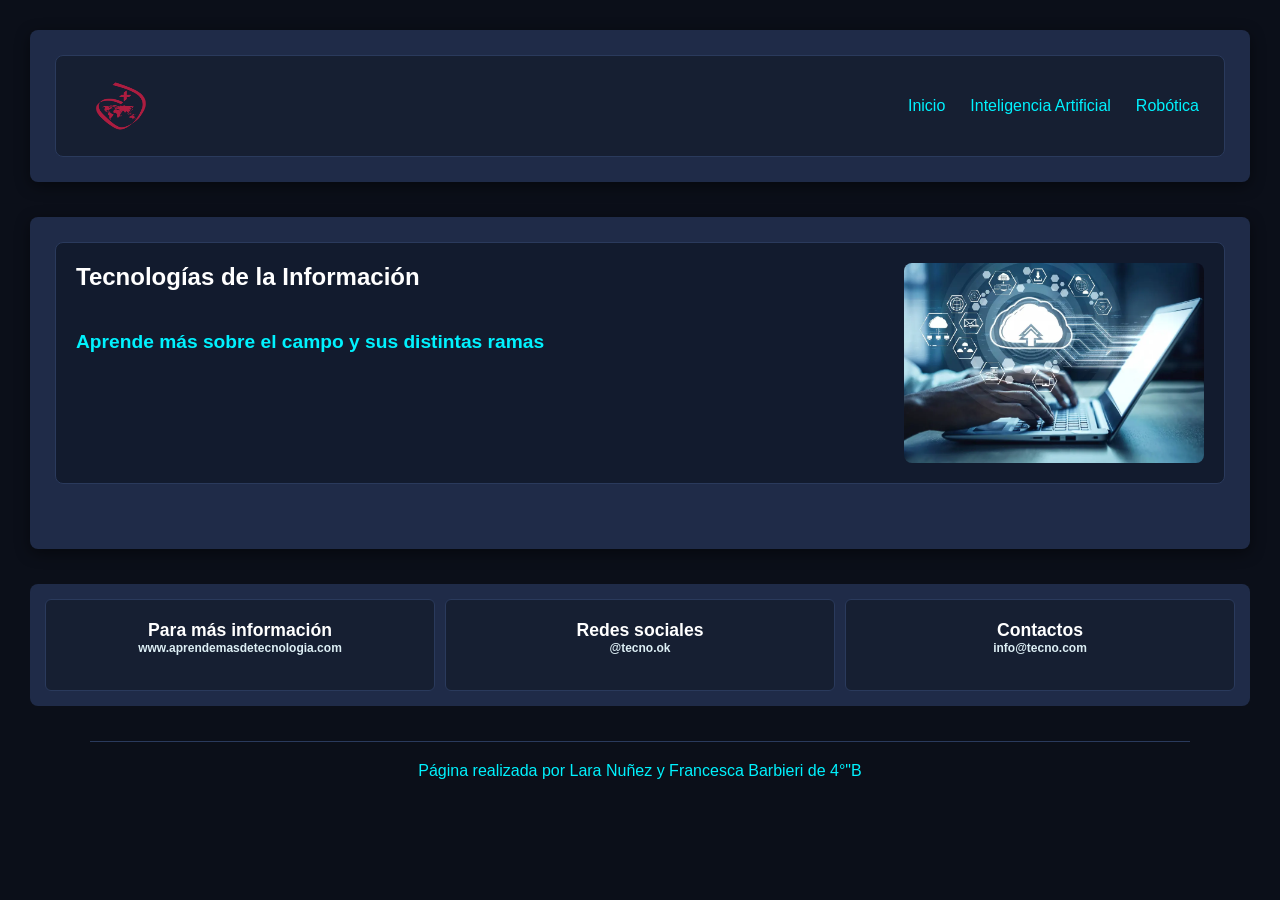
<file: index.html>
<!DOCTYPE html>
<html lang="en">
<head>
    <meta charset="UTF-8">
    <meta name="viewport" content="width=device-width, initial-scale=1.0">
    <title>Tecnologías de la información</title>    <link rel="stylesheet" href="style.css">    <link rel="stylesheet" href="style.css?v=2">
</head>
<body>

    <section>
        <nav class="navbar">
            <div class="logo" id="loguito">
            <img src="img/Logo_Religiosas_Sagrado_Corazón_de_Jesús.png" width="80" height="70" alt="logitosagrado" />
            </div>

            <div>
            <ul class="nav-links" id="paginas">
                <li><a href="index.html">Inicio</a></li>
                <li><a href="IA.html">Inteligencia Artificial</a></li>
                <li><a href="Robotica.html">Robótica</a></li>
            </div>
        </nav>
    </section>

    <section>
    <div id="banner">

        <div>
        <h1>Tecnologías de la Información</h1>
        <h2>Aprende más sobre el campo y sus distintas ramas </h2>
        </div>

        <div>
        <img src="img/tecnos.webp" alt="tecnos">
        </div>
    </div>
    </section>

        <div class="flex-container" id="columnas">
            <div class="flex-item">Para más información
                <p>www.aprendemasdetecnologia.com</p>

            </div>
            <div class="flex-item">Redes sociales
                <p>@tecno.ok</p>

            </div>

            <div class="flex-item">Contactos
                <p>info@tecno.com</p>
            </div>
        </div>


</body>


<footer>
    <a>Página realizada por Lara Nuñez y Francesca Barbieri de 4°"B</a>
</footer>

</html>
</file>
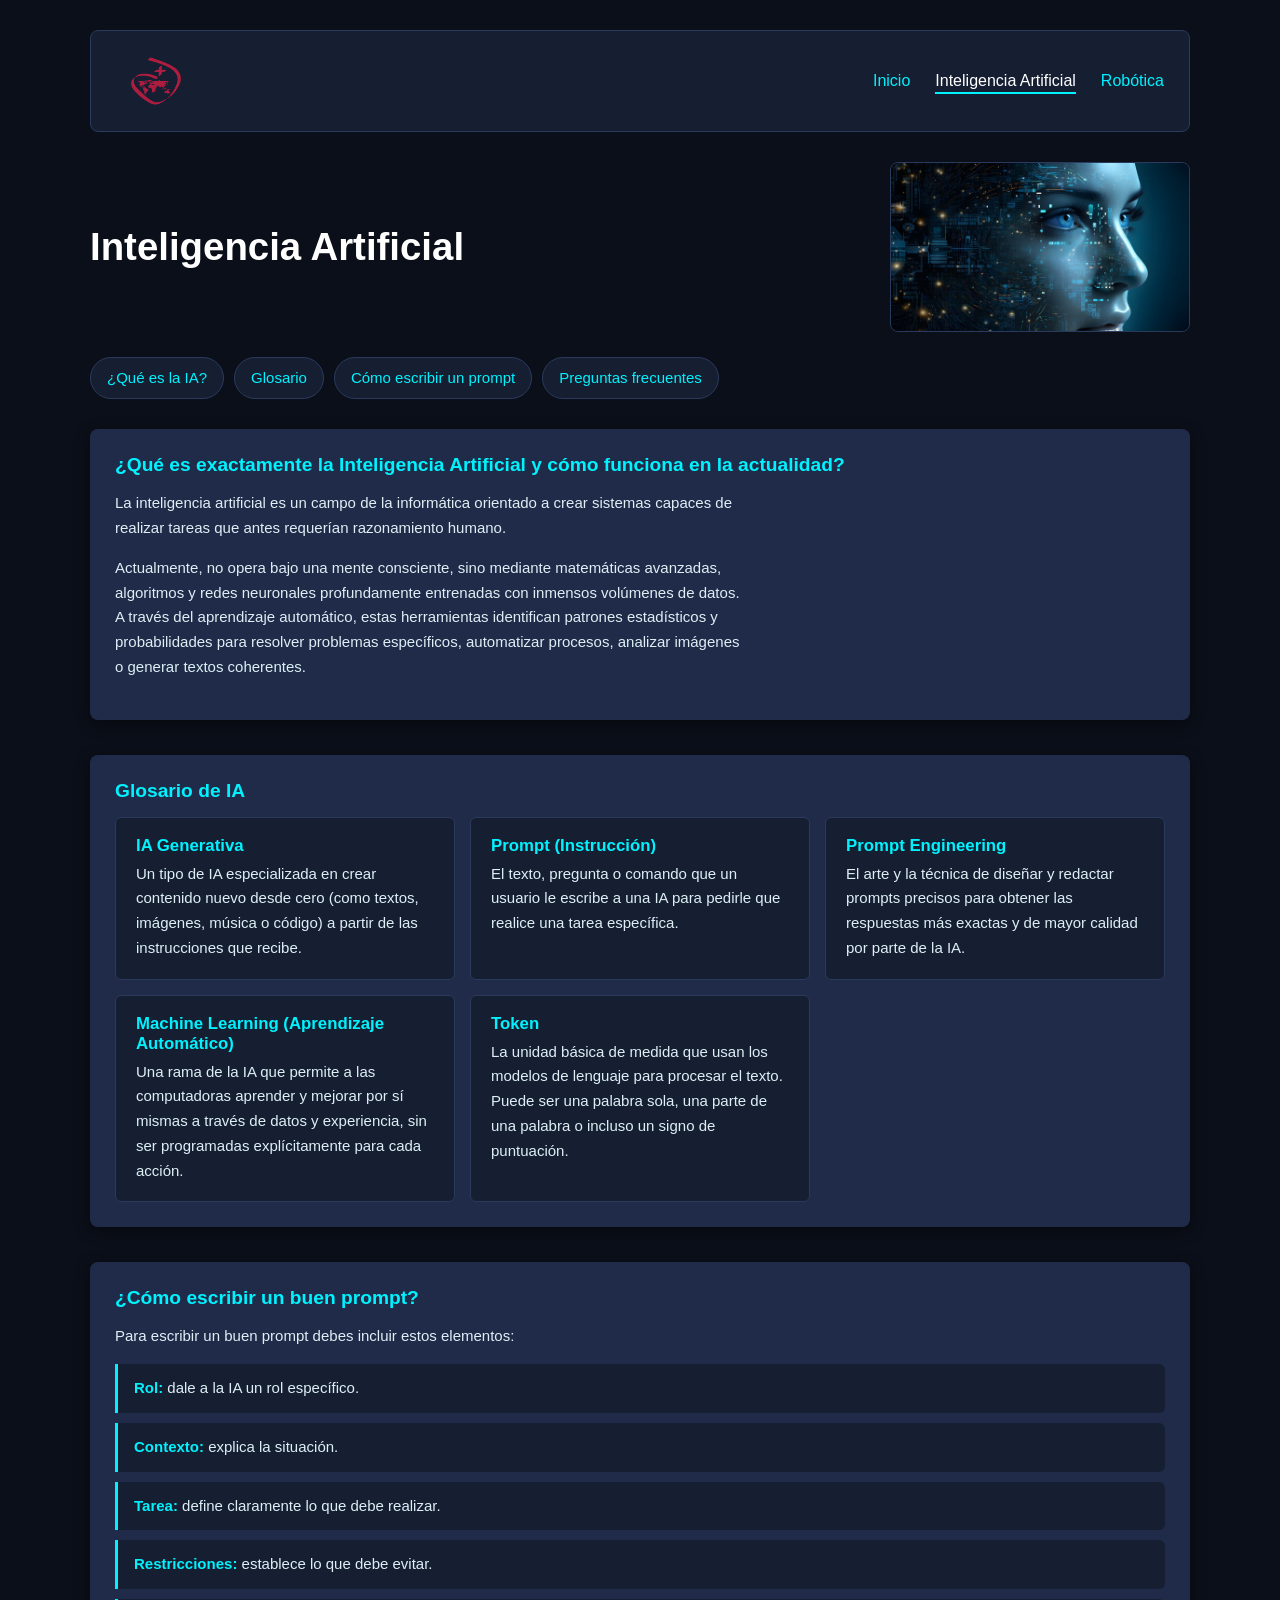
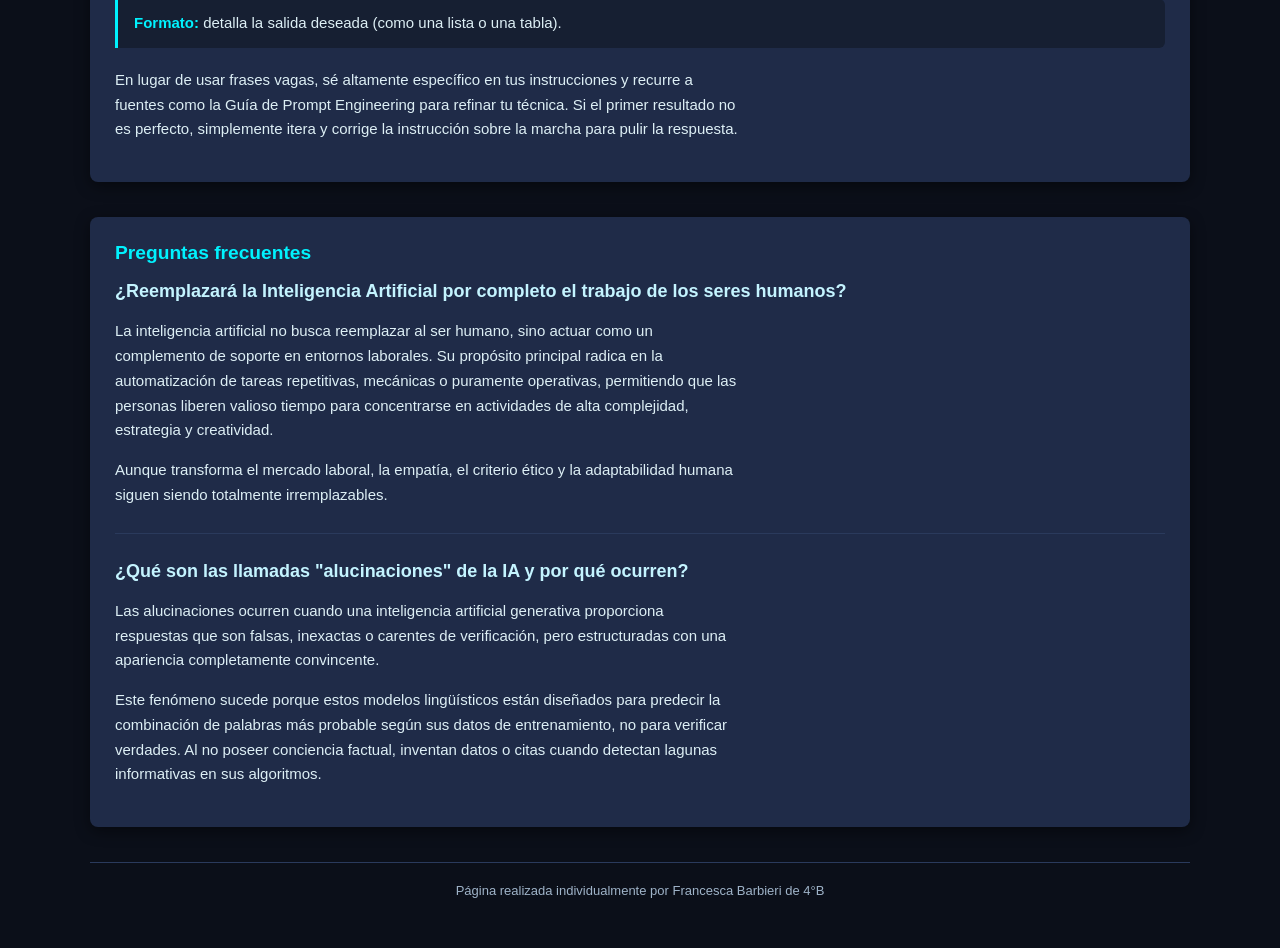
<file: IA.html>
<!DOCTYPE html>
<html lang="es">
<head>
    <meta charset="UTF-8">
    <meta name="viewport" content="width=device-width, initial-scale=1.0">
    <title>Inteligencia Artificial | Tecnologías de la información</title>
    <link rel="stylesheet" href="style.css">
</head>
<body>

    <header>
        <nav class="navbar" aria-label="Principal">
            <div class="logo" id="loguito">
                <img src="img/Logo_Religiosas_Sagrado_Corazón_de_Jesús.png" width="80" height="70" alt="Logo de las Religiosas del Sagrado Corazón de Jesús">
            </div>

            <ul class="nav-links" id="paginas">
                <li><a href="index.html">Inicio</a></li>
                <li><a href="IA.html" aria-current="page">Inteligencia Artificial</a></li>
                <li><a href="Robotica.html">Robótica</a></li>
            </ul>
        </nav>
    </header>

    <main>

        <div class="hero">
            <h1>Inteligencia Artificial</h1>
            <img src="img/IA-2.jpg" alt="Imagen de inteligencia artificial" width="300">
        </div>

        <nav class="indice" aria-label="En esta página">
            <ul>
                <li><a href="#que-es">¿Qué es la IA?</a></li>
                <li><a href="#glosario">Glosario</a></li>
                <li><a href="#prompt">Cómo escribir un prompt</a></li>
                <li><a href="#preguntas">Preguntas frecuentes</a></li>
            </ul>
        </nav>

        <section id="que-es">
            <h2>¿Qué es exactamente la Inteligencia Artificial y cómo funciona en la actualidad?</h2>
            <p>La inteligencia artificial es un campo de la informática orientado a crear sistemas capaces de realizar tareas que antes requerían razonamiento humano.</p>
            <p>Actualmente, no opera bajo una mente consciente, sino mediante matemáticas avanzadas, algoritmos y redes neuronales profundamente entrenadas con inmensos volúmenes de datos. A través del aprendizaje automático, estas herramientas identifican patrones estadísticos y probabilidades para resolver problemas específicos, automatizar procesos, analizar imágenes o generar textos coherentes.</p>
        </section>

        <section id="glosario" class="glosario">
            <h2>Glosario de IA</h2>
            <dl>
                <div class="termino">
                    <dt>IA Generativa</dt>
                    <dd>Un tipo de IA especializada en crear contenido nuevo desde cero (como textos, imágenes, música o código) a partir de las instrucciones que recibe.</dd>
                </div>
                <div class="termino">
                    <dt>Prompt (Instrucción)</dt>
                    <dd>El texto, pregunta o comando que un usuario le escribe a una IA para pedirle que realice una tarea específica.</dd>
                </div>
                <div class="termino">
                    <dt>Prompt Engineering</dt>
                    <dd>El arte y la técnica de diseñar y redactar prompts precisos para obtener las respuestas más exactas y de mayor calidad por parte de la IA.</dd>
                </div>
                <div class="termino">
                    <dt>Machine Learning (Aprendizaje Automático)</dt>
                    <dd>Una rama de la IA que permite a las computadoras aprender y mejorar por sí mismas a través de datos y experiencia, sin ser programadas explícitamente para cada acción.</dd>
                </div>
                <div class="termino">
                    <dt>Token</dt>
                    <dd>La unidad básica de medida que usan los modelos de lenguaje para procesar el texto. Puede ser una palabra sola, una parte de una palabra o incluso un signo de puntuación.</dd>
                </div>
            </dl>
        </section>

        <section id="prompt">
            <h2>¿Cómo escribir un buen prompt?</h2>
            <p>Para escribir un buen prompt debes incluir estos elementos:</p>
            <ul class="prompt-lista">
                <li><strong>Rol:</strong> dale a la IA un rol específico.</li>
                <li><strong>Contexto:</strong> explica la situación.</li>
                <li><strong>Tarea:</strong> define claramente lo que debe realizar.</li>
                <li><strong>Restricciones:</strong> establece lo que debe evitar.</li>
                <li><strong>Formato:</strong> detalla la salida deseada (como una lista o una tabla).</li>
            </ul>
            <p>En lugar de usar frases vagas, sé altamente específico en tus instrucciones y recurre a fuentes como la Guía de Prompt Engineering para refinar tu técnica. Si el primer resultado no es perfecto, simplemente itera y corrige la instrucción sobre la marcha para pulir la respuesta.</p>
        </section>

        <section id="preguntas" class="faq">
            <h2>Preguntas frecuentes</h2>

            <article>
                <h3>¿Reemplazará la Inteligencia Artificial por completo el trabajo de los seres humanos?</h3>
                <p>La inteligencia artificial no busca reemplazar al ser humano, sino actuar como un complemento de soporte en entornos laborales. Su propósito principal radica en la automatización de tareas repetitivas, mecánicas o puramente operativas, permitiendo que las personas liberen valioso tiempo para concentrarse en actividades de alta complejidad, estrategia y creatividad.</p>
                <p>Aunque transforma el mercado laboral, la empatía, el criterio ético y la adaptabilidad humana siguen siendo totalmente irremplazables.</p>
            </article>

            <article>
                <h3>¿Qué son las llamadas "alucinaciones" de la IA y por qué ocurren?</h3>
                <p>Las alucinaciones ocurren cuando una inteligencia artificial generativa proporciona respuestas que son falsas, inexactas o carentes de verificación, pero estructuradas con una apariencia completamente convincente.</p>
                <p>Este fenómeno sucede porque estos modelos lingüísticos están diseñados para predecir la combinación de palabras más probable según sus datos de entrenamiento, no para verificar verdades. Al no poseer conciencia factual, inventan datos o citas cuando detectan lagunas informativas en sus algoritmos.</p>
            </article>
        </section>

    </main>

    <footer>
        <p>Página realizada individualmente por Francesca Barbieri de 4°B</p>
    </footer>

</body>
</html>
</file>
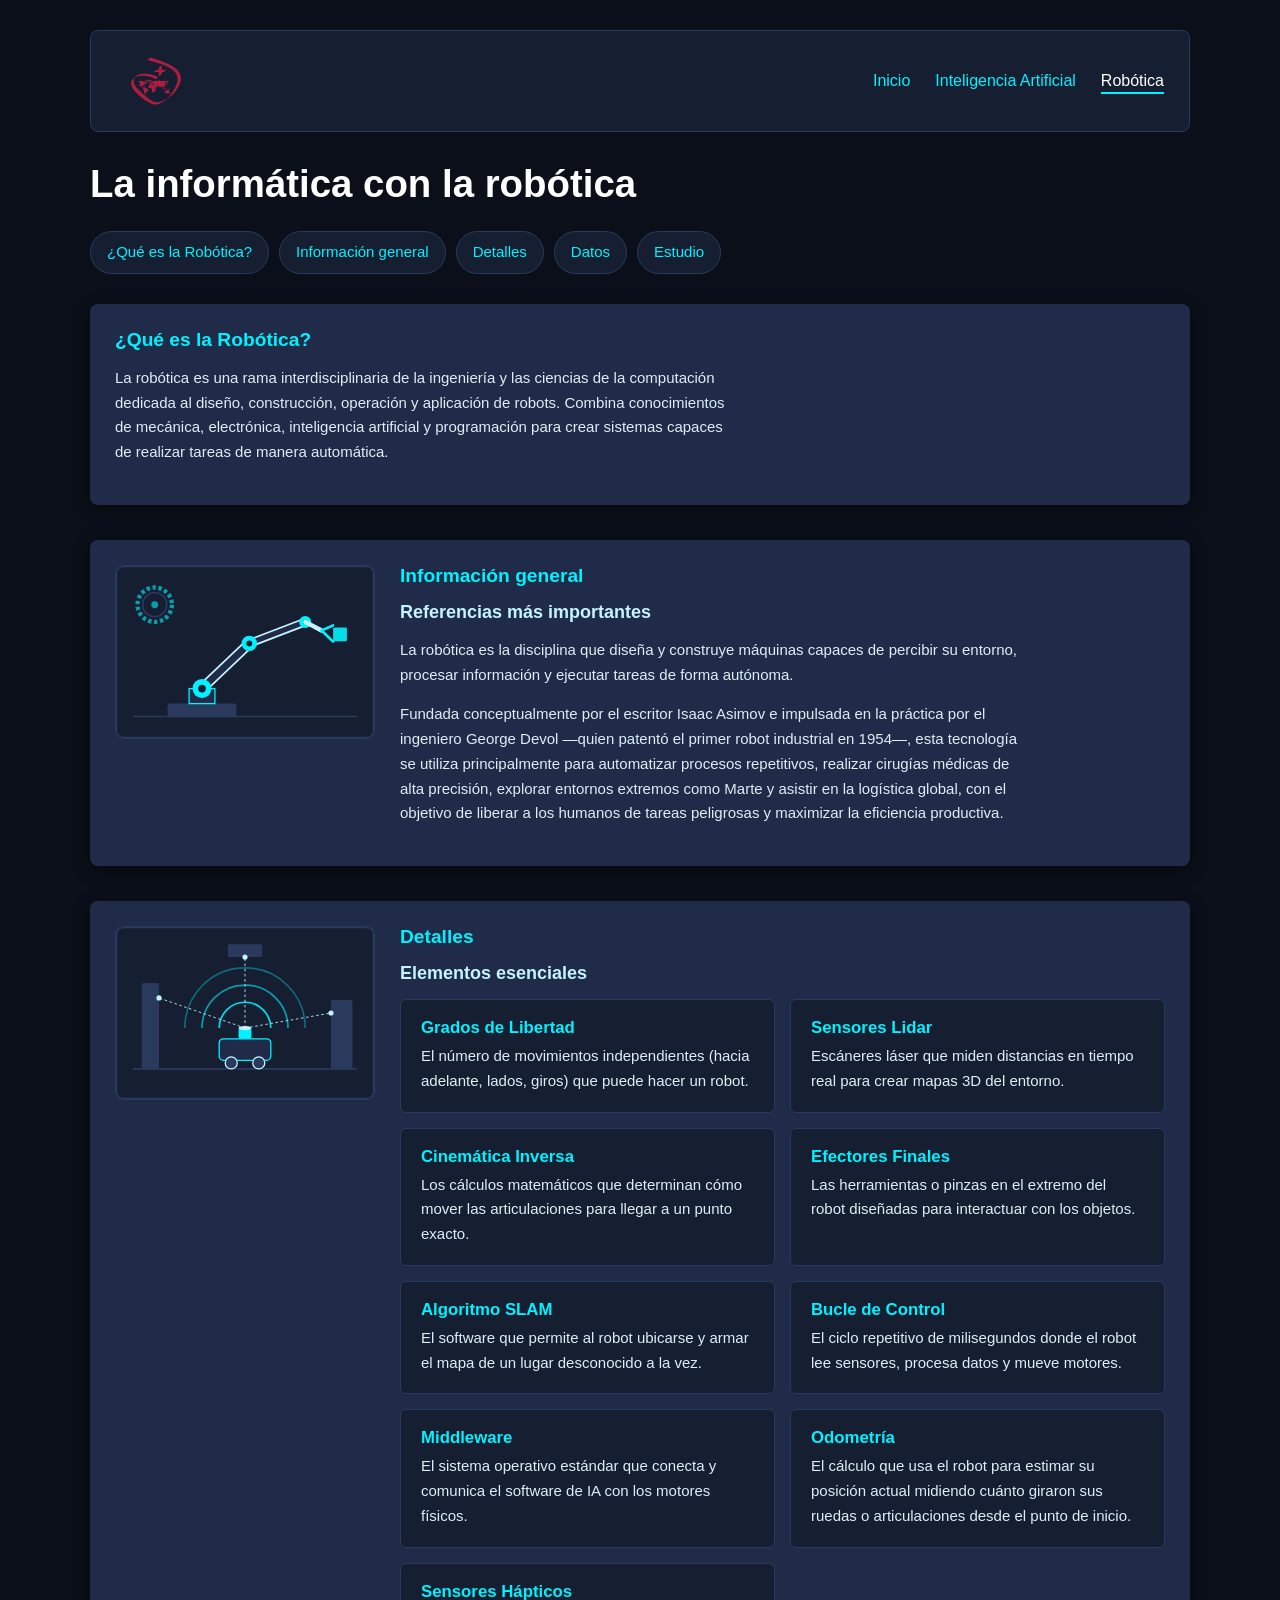
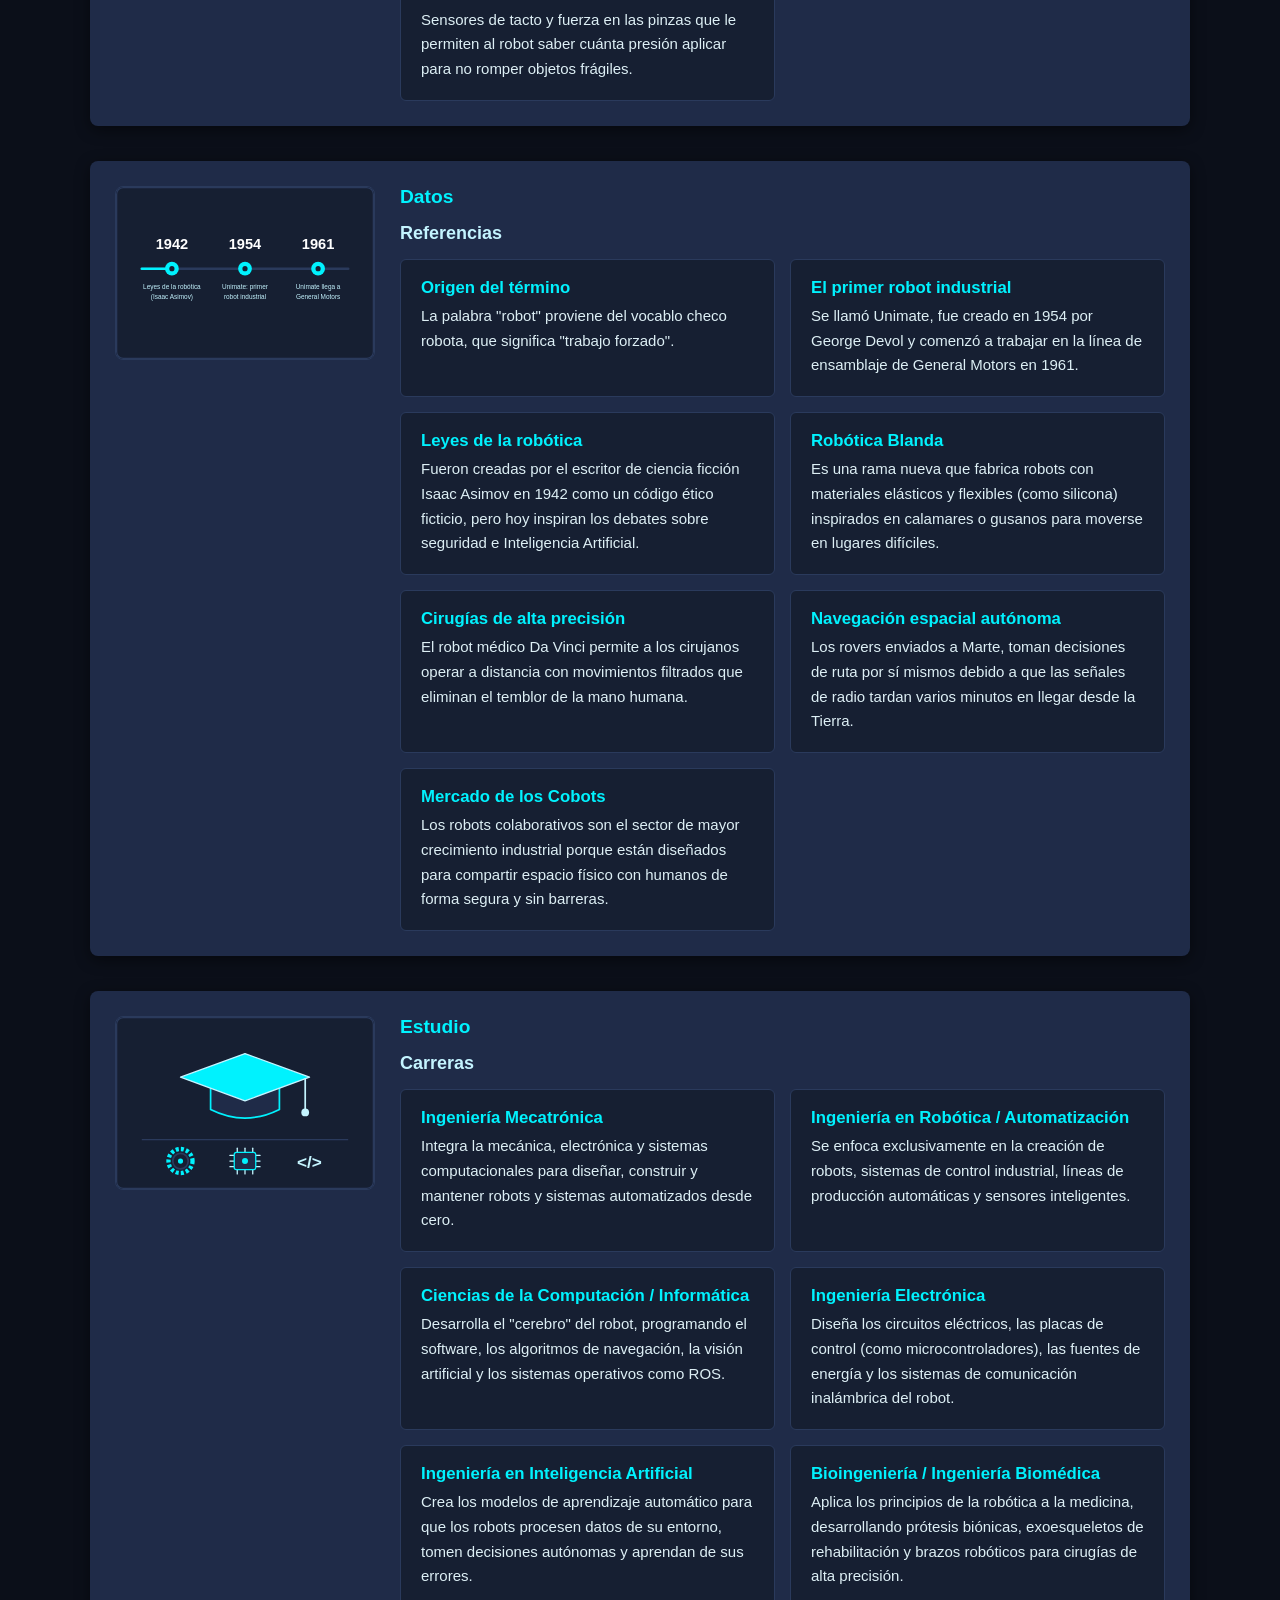
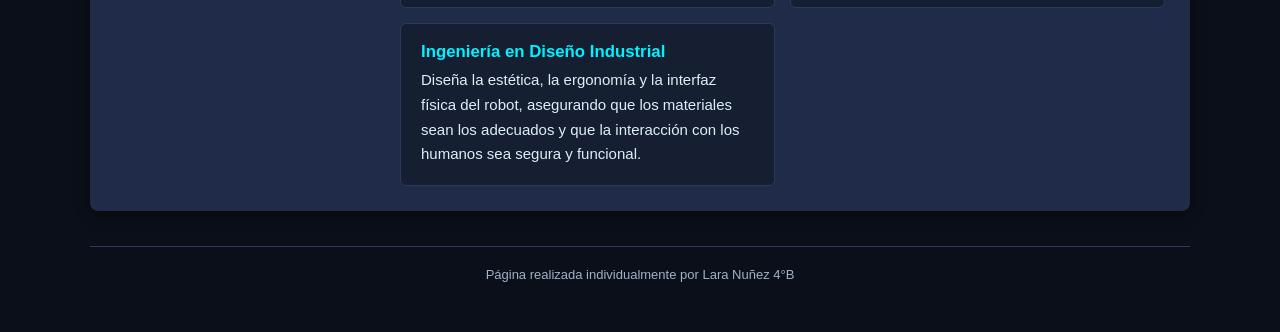
<file: Robotica.html>
<!DOCTYPE html>
<html lang="es">
<head>
    <meta charset="UTF-8">
    <meta name="viewport" content="width=device-width, initial-scale=1.0">
    <title>Robótica | Tecnologías de la información</title>
    <link rel="stylesheet" href="style.css">
</head>
<body>

    <header>
        <nav class="navbar" aria-label="Principal">
            <div class="logo" id="loguito">
                <img src="img/Logo_Religiosas_Sagrado_Corazón_de_Jesús.png" width="80" height="70" alt="Logo de las Religiosas del Sagrado Corazón de Jesús">
            </div>

            <ul class="nav-links" id="paginas">
                <li><a href="index.html">Inicio</a></li>
                <li><a href="IA.html">Inteligencia Artificial</a></li>
                <li><a href="Robotica.html" aria-current="page">Robótica</a></li>
            </ul>
        </nav>
    </header>

    <main>

        <div class="hero">
            <h1>La informática con la robótica</h1>
        </div>

        <nav class="indice" aria-label="En esta página">
            <ul>
                <li><a href="#que-es">¿Qué es la Robótica?</a></li>
                <li><a href="#informacion-general">Información general</a></li>
                <li><a href="#detalles">Detalles</a></li>
                <li><a href="#datos">Datos</a></li>
                <li><a href="#estudio">Estudio</a></li>
            </ul>
        </nav>

        <section id="que-es">
            <h2>¿Qué es la Robótica?</h2>
            <p>La robótica es una rama interdisciplinaria de la ingeniería y las ciencias de la computación dedicada al diseño, construcción, operación y aplicación de robots. Combina conocimientos de mecánica, electrónica, inteligencia artificial y programación para crear sistemas capaces de realizar tareas de manera automática.</p>
        </section>

        <section id="informacion-general">
            <div class="media">
                <img src="img/informacion-general.svg" alt="Imagen ilustrativa de información general sobre robótica" width="300">
                <div class="media-texto">
                    <h2>Información general</h2>
                    <h3>Referencias más importantes</h3>
                    <p>La robótica es la disciplina que diseña y construye máquinas capaces de percibir su entorno, procesar información y ejecutar tareas de forma autónoma.</p>
                    <p>Fundada conceptualmente por el escritor Isaac Asimov e impulsada en la práctica por el ingeniero George Devol —quien patentó el primer robot industrial en 1954—, esta tecnología se utiliza principalmente para automatizar procesos repetitivos, realizar cirugías médicas de alta precisión, explorar entornos extremos como Marte y asistir en la logística global, con el objetivo de liberar a los humanos de tareas peligrosas y maximizar la eficiencia productiva.</p>
                </div>
            </div>
        </section>

        <section id="detalles" class="glosario">
            <div class="media">
                <img src="img/detalles.svg" alt="Imagen de los elementos esenciales de un robot" width="300">
                <div class="media-texto">
                    <h2>Detalles</h2>
                    <h3>Elementos esenciales</h3>
                    <dl>
                        <div class="termino">
                            <dt>Grados de Libertad</dt>
                            <dd>El número de movimientos independientes (hacia adelante, lados, giros) que puede hacer un robot.</dd>
                        </div>
                        <div class="termino">
                            <dt>Sensores Lidar</dt>
                            <dd>Escáneres láser que miden distancias en tiempo real para crear mapas 3D del entorno.</dd>
                        </div>
                        <div class="termino">
                            <dt>Cinemática Inversa</dt>
                            <dd>Los cálculos matemáticos que determinan cómo mover las articulaciones para llegar a un punto exacto.</dd>
                        </div>
                        <div class="termino">
                            <dt>Efectores Finales</dt>
                            <dd>Las herramientas o pinzas en el extremo del robot diseñadas para interactuar con los objetos.</dd>
                        </div>
                        <div class="termino">
                            <dt>Algoritmo SLAM</dt>
                            <dd>El software que permite al robot ubicarse y armar el mapa de un lugar desconocido a la vez.</dd>
                        </div>
                        <div class="termino">
                            <dt>Bucle de Control</dt>
                            <dd>El ciclo repetitivo de milisegundos donde el robot lee sensores, procesa datos y mueve motores.</dd>
                        </div>
                        <div class="termino">
                            <dt>Middleware</dt>
                            <dd>El sistema operativo estándar que conecta y comunica el software de IA con los motores físicos.</dd>
                        </div>
                        <div class="termino">
                            <dt>Odometría</dt>
                            <dd>El cálculo que usa el robot para estimar su posición actual midiendo cuánto giraron sus ruedas o articulaciones desde el punto de inicio.</dd>
                        </div>
                        <div class="termino">
                            <dt>Sensores Hápticos</dt>
                            <dd>Sensores de tacto y fuerza en las pinzas que le permiten al robot saber cuánta presión aplicar para no romper objetos frágiles.</dd>
                        </div>
                    </dl>
                </div>
            </div>
        </section>

        <section id="datos" class="glosario">
            <div class="media">
                <img src="img/datos.svg" alt="Imagen de datos sobre robótica" width="300">
                <div class="media-texto">
                    <h2>Datos</h2>
                    <h3>Referencias</h3>
                    <dl>
                        <div class="termino">
                            <dt>Origen del término</dt>
                            <dd>La palabra "robot" proviene del vocablo checo robota, que significa "trabajo forzado".</dd>
                        </div>
                        <div class="termino">
                            <dt>El primer robot industrial</dt>
                            <dd>Se llamó Unimate, fue creado en 1954 por George Devol y comenzó a trabajar en la línea de ensamblaje de General Motors en 1961.</dd>
                        </div>
                        <div class="termino">
                            <dt>Leyes de la robótica</dt>
                            <dd>Fueron creadas por el escritor de ciencia ficción Isaac Asimov en 1942 como un código ético ficticio, pero hoy inspiran los debates sobre seguridad e Inteligencia Artificial.</dd>
                        </div>
                        <div class="termino">
                            <dt>Robótica Blanda</dt>
                            <dd>Es una rama nueva que fabrica robots con materiales elásticos y flexibles (como silicona) inspirados en calamares o gusanos para moverse en lugares difíciles.</dd>
                        </div>
                        <div class="termino">
                            <dt>Cirugías de alta precisión</dt>
                            <dd>El robot médico Da Vinci permite a los cirujanos operar a distancia con movimientos filtrados que eliminan el temblor de la mano humana.</dd>
                        </div>
                        <div class="termino">
                            <dt>Navegación espacial autónoma</dt>
                            <dd>Los rovers enviados a Marte, toman decisiones de ruta por sí mismos debido a que las señales de radio tardan varios minutos en llegar desde la Tierra.</dd>
                        </div>
                        <div class="termino">
                            <dt>Mercado de los Cobots</dt>
                            <dd>Los robots colaborativos son el sector de mayor crecimiento industrial porque están diseñados para compartir espacio físico con humanos de forma segura y sin barreras.</dd>
                        </div>
                    </dl>
                </div>
            </div>
        </section>

        <section id="estudio" class="glosario">
            <div class="media">
                <img src="img/estudio.svg" alt="Imagen para estudiar robótica" width="300">
                <div class="media-texto">
                    <h2>Estudio</h2>
                    <h3>Carreras</h3>
                    <dl>
                        <div class="termino">
                            <dt>Ingeniería Mecatrónica</dt>
                            <dd>Integra la mecánica, electrónica y sistemas computacionales para diseñar, construir y mantener robots y sistemas automatizados desde cero.</dd>
                        </div>
                        <div class="termino">
                            <dt>Ingeniería en Robótica / Automatización</dt>
                            <dd>Se enfoca exclusivamente en la creación de robots, sistemas de control industrial, líneas de producción automáticas y sensores inteligentes.</dd>
                        </div>
                        <div class="termino">
                            <dt>Ciencias de la Computación / Informática</dt>
                            <dd>Desarrolla el "cerebro" del robot, programando el software, los algoritmos de navegación, la visión artificial y los sistemas operativos como ROS.</dd>
                        </div>
                        <div class="termino">
                            <dt>Ingeniería Electrónica</dt>
                            <dd>Diseña los circuitos eléctricos, las placas de control (como microcontroladores), las fuentes de energía y los sistemas de comunicación inalámbrica del robot.</dd>
                        </div>
                        <div class="termino">
                            <dt>Ingeniería en Inteligencia Artificial</dt>
                            <dd>Crea los modelos de aprendizaje automático para que los robots procesen datos de su entorno, tomen decisiones autónomas y aprendan de sus errores.</dd>
                        </div>
                        <div class="termino">
                            <dt>Bioingeniería / Ingeniería Biomédica</dt>
                            <dd>Aplica los principios de la robótica a la medicina, desarrollando prótesis biónicas, exoesqueletos de rehabilitación y brazos robóticos para cirugías de alta precisión.</dd>
                        </div>
                        <div class="termino">
                            <dt>Ingeniería en Diseño Industrial</dt>
                            <dd>Diseña la estética, la ergonomía y la interfaz física del robot, asegurando que los materiales sean los adecuados y que la interacción con los humanos sea segura y funcional.</dd>
                        </div>
                    </dl>
                </div>
            </div>
        </section>

    </main>

    <footer>
        <p>Página realizada individualmente por Lara Nuñez 4°B</p>
    </footer>

</body>
</html>
</file>
<file: style.css>
@charset "utf-8";

* {
    margin: 0;
    padding: 0;
    box-sizing: border-box;
}

body {
    font-family: 'Segoe UI', Tahoma, Geneva, Verdana, sans-serif;
    background: #0B0F19;
    color: #EAEAEA;
    padding: 30px;
}

a {
    color: #00F2FE;
    text-decoration: none;
}

a:hover {
    color: #FFFFFF;
    text-decoration: underline;
}

.navbar {
    display: flex;
    justify-content: space-between;
    align-items: center;
    background: #161F32;
    border-radius: 8px;
    padding: 15px 25px;
    border: 1px solid #2A3A5C;
}

#paginas {
    display: flex;
    gap: 25px;
    list-style: none;
    color: #00F2FE;
    text-decoration: none;
    align-items: flex-end;
}

#loguito {
    display: flex;
    align-items: flex-start;
}

#banner {
    display: flex;
    align-items: flex-start;
    justify-content: space-between;
    margin-bottom: 40px;
    padding: 20px;
    background: #121B2E;
    border: 1px solid #2A3A5C;
    border-radius: 8px;
}

#banner img {
    display: flex;
    align-items: flex-end;
    width: 100%;
    height: 200px;
    border-radius: 8px;
}

.button {
    background-color: #00F2FE;
    color: #0B0F19;
    font-weight: bold;
    border-radius: 4px;
    transition: background-color 0.3s ease;
}

.button:hover {
    background-color: #C4F4FF;
    color: #0B0F19;
}

h1 {
    text-align: left;
    margin-bottom: 40px;
    color: #FFFFFF;
}

h2 {
    text-align: left;
    margin-bottom: 15px;
    color: #00F2FE;
    font-size: 1.2rem;
}

h3 {
    text-align: left;
    margin-bottom: 15px;
    color: #C4F4FF;
    font-size: 18px;
}

p {
    margin-bottom: 15px;
    color: #DDEFF5;
    font-size: 12px;
}

section {
    background: #1F2B48;
    padding: 25px;
    margin-bottom: 35px;
    box-shadow: 0 4px 15px rgba(0, 0, 0, 0.45);
    border-radius: 8px;
}

.flex-container {
    display: flex;
    gap: 10px;
    background: #1F2B48;
    border-radius: 8px;
    padding: 15px;
    min-height: 100px;
    justify-content: space-between;
    row-gap: 20px;
    margin-bottom: 35px;
}

.flex-item {
    display: flex;
    flex-direction: column;
    background: #161F32;
    color: #FFFFFF;
    border: 1px solid #2A3A5C;
    border-radius: 6px;
    padding: 20px;
    text-align: center;
    font-weight: bold;
    font-size: 1.1rem;
    transition: transform 0.2s, box-shadow 0.2s, border-color 0.2s;
}

.flex:hover {
    transform: translate(-5px);
    box-shadow: 0 8px 25px rgba(0, 242, 254, 0.2);
}

.flex-item img {
    width: 100%;
    height: 500px;
    border-radius: 6px;
    margin-bottom: 10px;
}

.flex-item:hover {
    transform: translate(-5px);
    border-color: #00F2FE;
    box-shadow: 0 8px 25px rgba(0, 242, 254, 0.2);
}

#columnas .flex-item:nth-child(1) {
    flex: 1;
}

#columnas .flex-item:nth-child(2) {
    flex: 1;
}

#columnas .flex-item:nth-child(3) {
    flex: 1;
}

#columnas .flex-item:nth-child(4) {
    flex: 1;
}

#cajas .flex-item:nth-child(1) {
    flex: 1;
}

#cajas .flex-item:nth-child(2) {
    flex: 1;
}

#cajas .flex-item:nth-child(3) {
    flex: 1;
}

#cajas .flex-item:nth-child(4) {
    flex: 1;
}

html { scroll-behavior: smooth; }

header,
main,
footer {
    max-width: 1100px;
    margin-left: auto;
    margin-right: auto;
}

header { margin-bottom: 30px; }

a:focus-visible {
    outline: 2px solid #00F2FE;
    outline-offset: 3px;
    border-radius: 2px;
}

#paginas a[aria-current="page"] {
    color: #FFFFFF;
    border-bottom: 2px solid #00F2FE;
    padding-bottom: 3px;
}

.hero {
    display: flex;
    align-items: center;
    justify-content: space-between;
    gap: 30px;
    margin-bottom: 25px;
}

.hero h1 {
    margin-bottom: 0;
    font-size: 2.4rem;
    line-height: 1.15;
}

.hero img {
    width: 100%;
    max-width: 300px;
    height: auto;
    border-radius: 8px;
    border: 1px solid #2A3A5C;
}

.indice { margin-bottom: 30px; }

.indice ul {
    display: flex;
    flex-wrap: wrap;
    gap: 10px;
    list-style: none;
}

.indice a {
    display: inline-block;
    padding: 8px 16px;
    background: #161F32;
    border: 1px solid #2A3A5C;
    border-radius: 999px;
    transition: border-color 0.2s;
}

.indice a:hover {
    border-color: #00F2FE;
    text-decoration: none;
}

main p,
main li,
main dd {
    font-size: 15px;
    line-height: 1.65;
}

main p { max-width: 75ch; }

.glosario dl {
    display: grid;
    grid-template-columns: repeat(auto-fit, minmax(260px, 1fr));
    gap: 15px;
}

.termino {
    background: #161F32;
    border: 1px solid #2A3A5C;
    border-radius: 6px;
    padding: 18px 20px;
}

.termino dt {
    color: #00F2FE;
    font-weight: bold;
    font-size: 1.05rem;
    margin-bottom: 6px;
}

.termino dd { color: #DDEFF5; }

.prompt-lista {
    list-style: none;
    display: grid;
    gap: 10px;
    margin-bottom: 20px;
}

.prompt-lista li {
    background: #161F32;
    border-left: 3px solid #00F2FE;
    border-radius: 0 6px 6px 0;
    padding: 12px 16px;
    color: #DDEFF5;
}

.prompt-lista strong { color: #00F2FE; }

.faq article + article {
    margin-top: 25px;
    padding-top: 25px;
    border-top: 1px solid #2A3A5C;
}

.faq h3 { line-height: 1.4; }

footer {
    margin-top: 10px;
    padding: 20px 0;
    text-align: center;
    border-top: 1px solid #2A3A5C;
}

footer p {
    margin: 0;
    font-size: 13px;
    color: #9FB3C8;
}

@media (max-width: 700px) {
    body { padding: 15px; }

    .navbar {
        flex-direction: column;
        gap: 15px;
    }

    #paginas {
        flex-wrap: wrap;
        justify-content: center;
        align-items: center;
        gap: 15px;
    }

    .hero {
        flex-direction: column;
        align-items: flex-start;
    }

    .hero h1 { font-size: 1.9rem; }
    .hero img { max-width: 100%; }
}

@media (prefers-reduced-motion: reduce) {
    html { scroll-behavior: auto; }
    .flex-item,
    .indice a,
    .button { transition: none; }
}

.media {
    display: flex;
    align-items: flex-start;
    gap: 25px;
}

.media > img {
    width: 100%;
    max-width: 260px;
    height: auto;
    flex-shrink: 0;
    border-radius: 8px;
    border: 1px solid #2A3A5C;
}

.media-texto {
    flex: 1;
    min-width: 0;
}

.media-texto h3 { margin-top: 5px; }

@media (max-width: 700px) {
    .media { flex-direction: column; }
    .media > img { max-width: 100%; }
}
</file>
